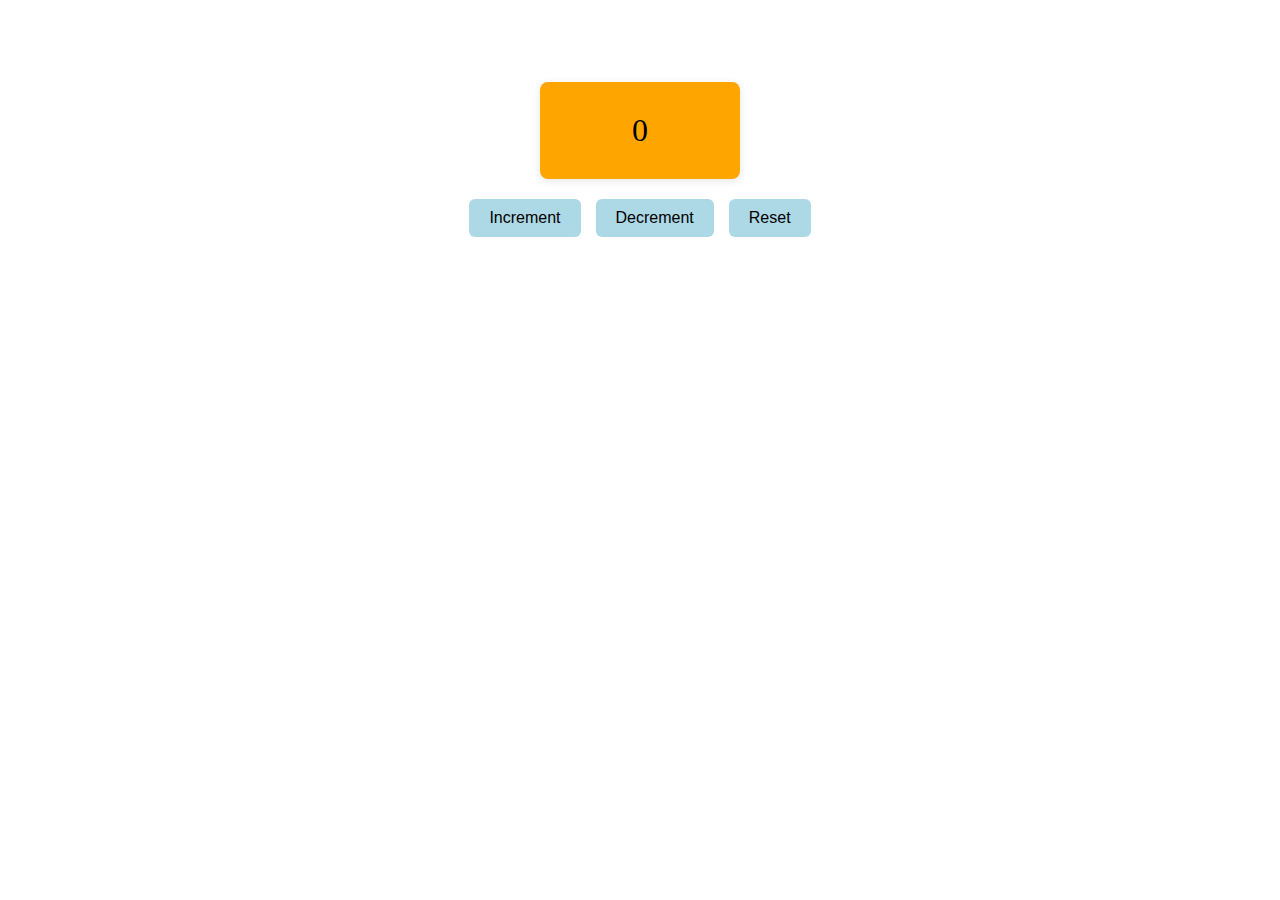
<file: CounterApp/index.html>
<!DOCTYPE html>
<html lang="en">
  <head>
    <meta charset="UTF-8" />
    <meta name="viewport" content="width=device-width, initial-scale=1.0" />
    <title>Counter App</title>
    <script src="script.js" defer></script>
    <link rel="stylesheet" href="style.css" />
  </head>
  <body>
    <div class="counter-container">
      <p class="count">0</p>
      <div class="button-group">
        <button class="increment">Increment</button>
        <button class="decrement">Decrement</button>
        <button class="reset">Reset</button>
      </div>
    </div>
  </body>
</html>
</file>
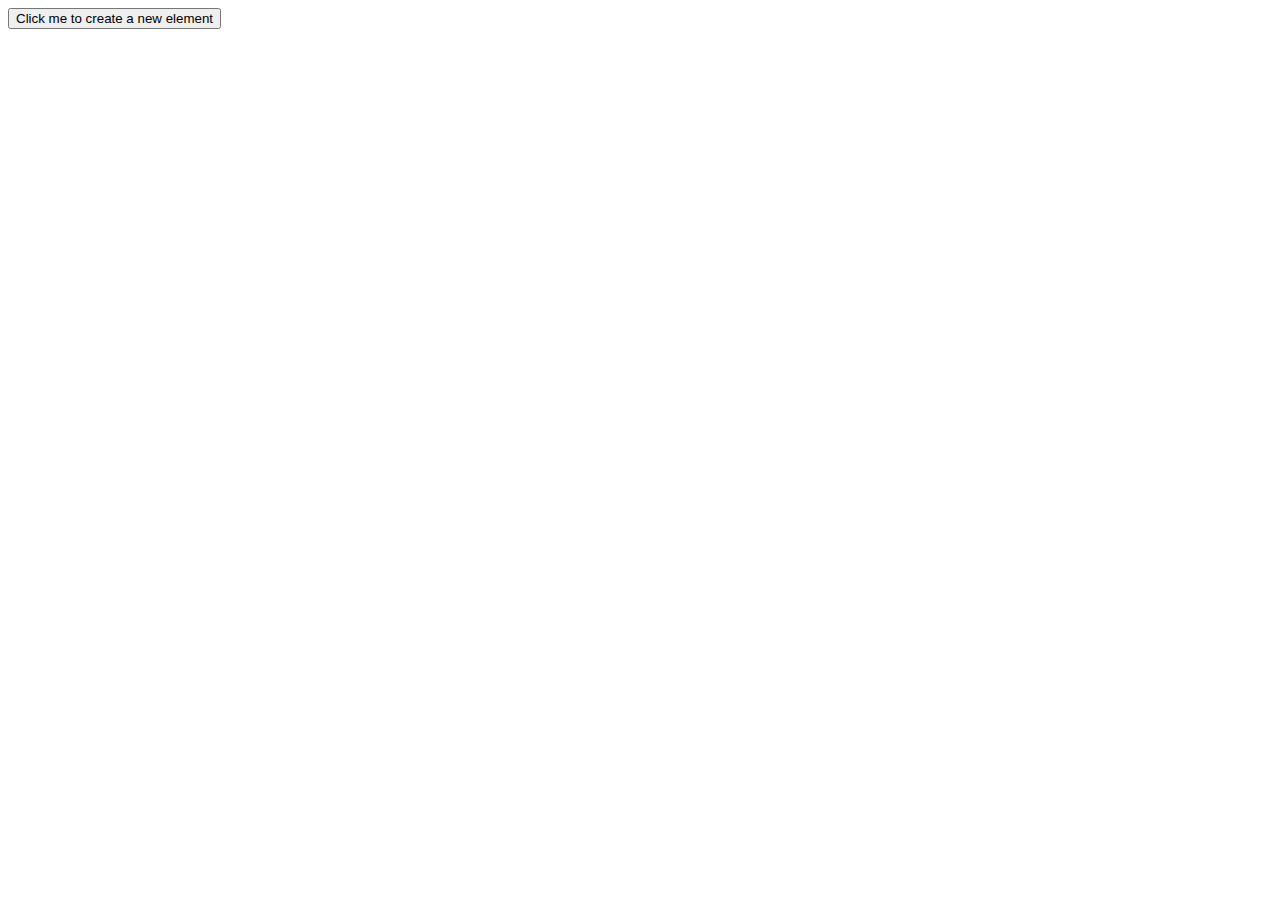
<file: CreateElement/index.html>
<!-- When the user clicks a button,
 create a new <div> element with a message
(e.g., “Hello from createElement!”) and add it to the page. -->

<!DOCTYPE html>
<html lang="en">
  <head>
    <meta charset="UTF-8" />
    <meta name="viewport" content="width=device-width, initial-scale=1.0" />
    <title>Document</title>
    <script src="script.js" defer></script>
  </head>
  <body>
    <button class="btn1">Click me to create a new element</button>
  </body>
</html>
</file>
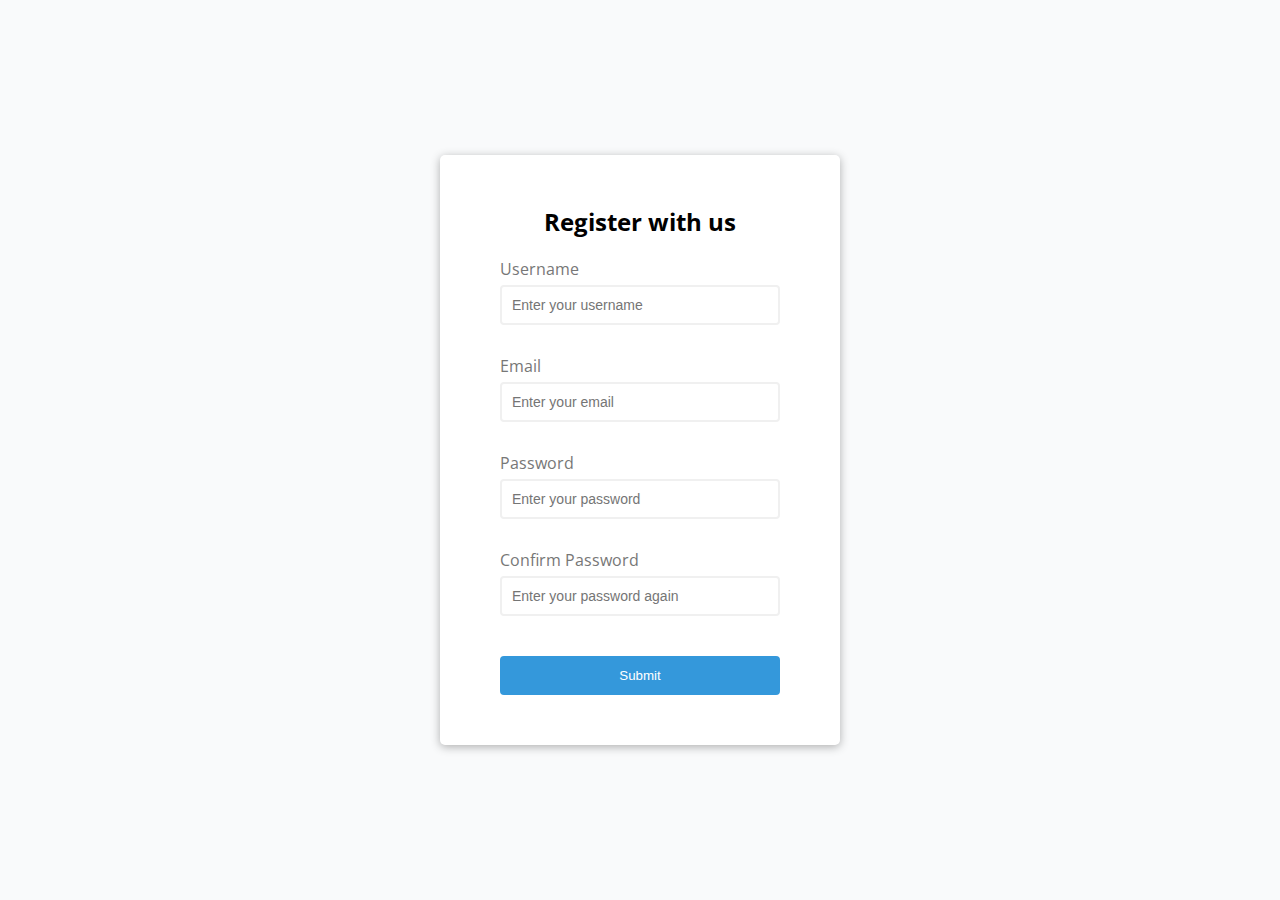
<file: FormValidator/index.html>
<!DOCTYPE html>
<html lang="en">
<head>
    <meta charset="UTF-8">
    <meta name="viewport" content="width=device-width, initial-scale=1.0">
    <link rel="stylesheet" href="style.css">
    <title>Form Validator</title>
</head>
<body>
    <div class="container">
        <form id="form" class="form">
        <h2>Register with us</h2>
        <div class="form-control">
            <label for="username">Username</label>
            <input type="text" id="username" placeholder="Enter your username">
            <small>Error message</small>
        </div>
        <div class="form-control">
            <label for="email">Email</label>
            <input type="text" id="email" placeholder="Enter your email">
            <small>Error message</small>
        </div>
        <div class="form-control">
            <label for="password">Password</label>
            <input type="password" id="password" placeholder="Enter your password">
            <small>Error message</small>
        </div>
        <div class="form-control">
            <label for="password2">Confirm Password</label>
            <input type="password" id="password2" placeholder="Enter your password again">
            <small>Error message</small>
        </div>
        <button>Submit</button>
        </form>
    </div>
    <script src="script.js"></script>
</body>
</html>
</file>
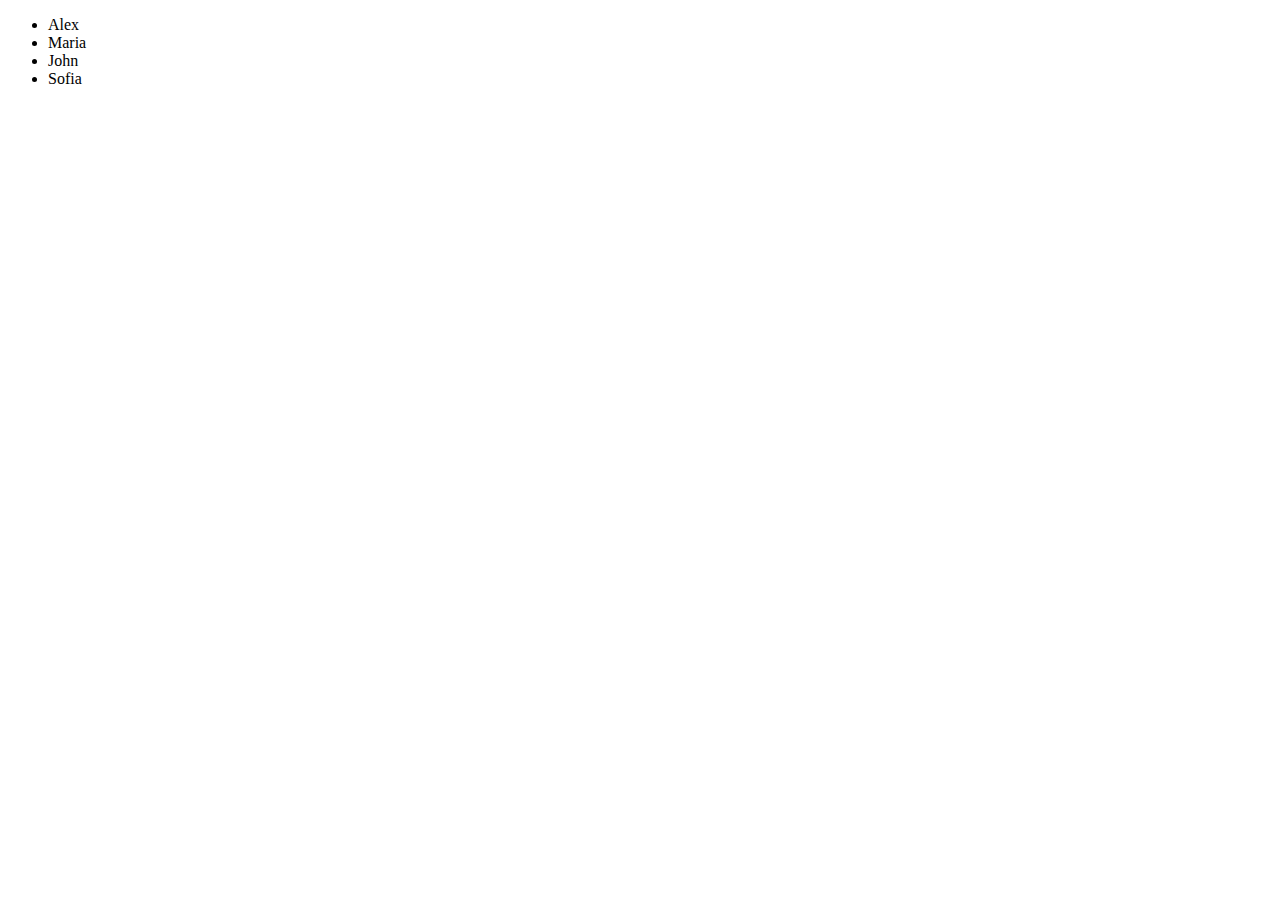
<file: RenderfromArray/index.html>
<!DOCTYPE html>
<html lang="en">
  <head>
    <meta charset="UTF-8" />
    <meta name="viewport" content="width=device-width, initial-scale=1.0" />
    <title>Document</title>
    <script src="script.js" defer></script>
  </head>
  <body>
    <ul class="namelist"></ul>
  </body>
</html>
</file>
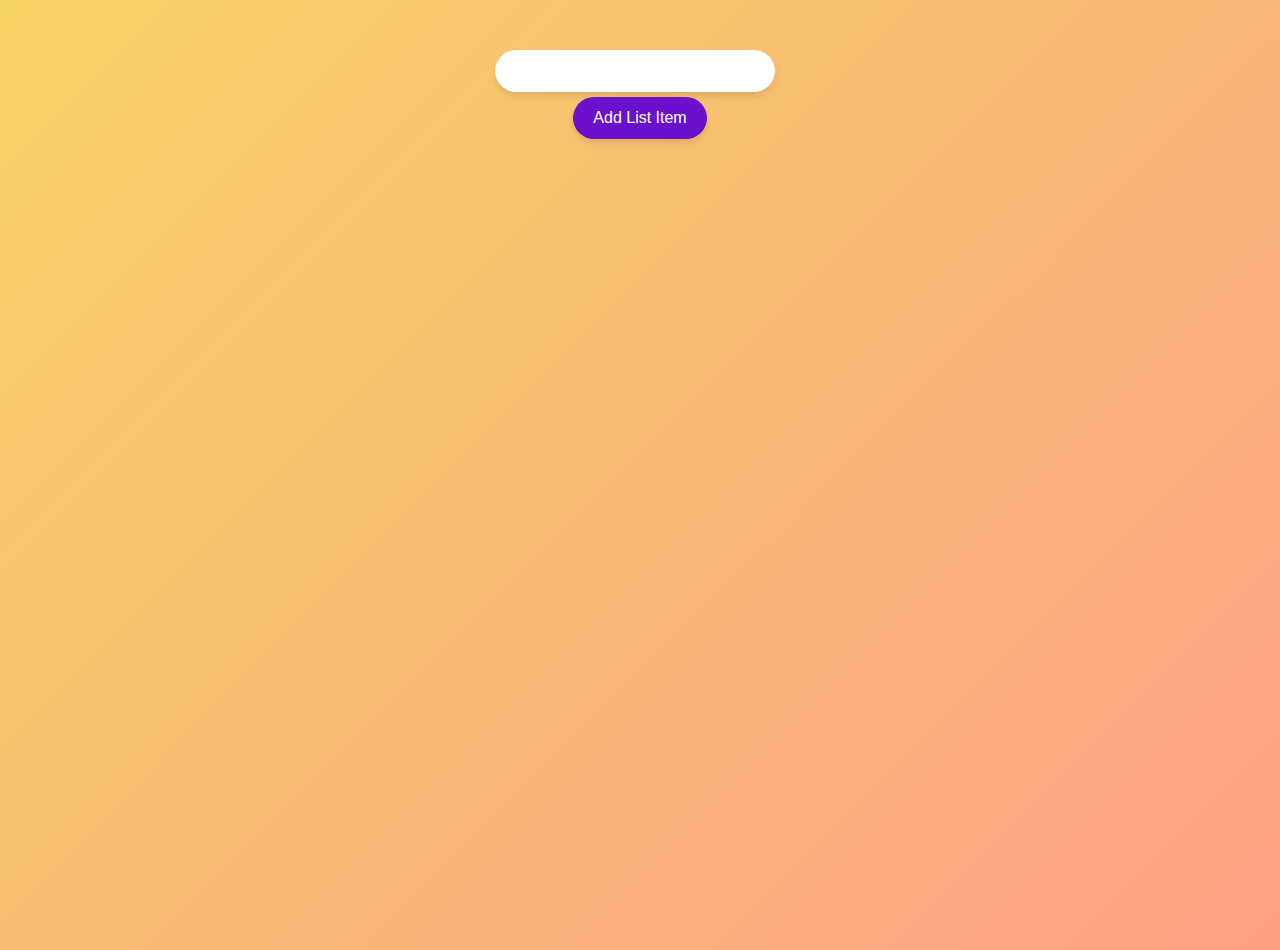
<file: ToDoList/index.html>
<!DOCTYPE html>
<html lang="en">
  <head>
    <script src="script.js" defer></script>
    <link rel="stylesheet" href="style.css" />
    <meta charset="UTF-8" />
    <meta name="viewport" content="width=device-width, initial-scale=1.0" />
    <title>Document</title>
  </head>
  <body>
    <input type="text" class="input" />
    <button class="button">Add List Item</button>
    <ul class="ul"></ul>
  </body>
</html>
</file>
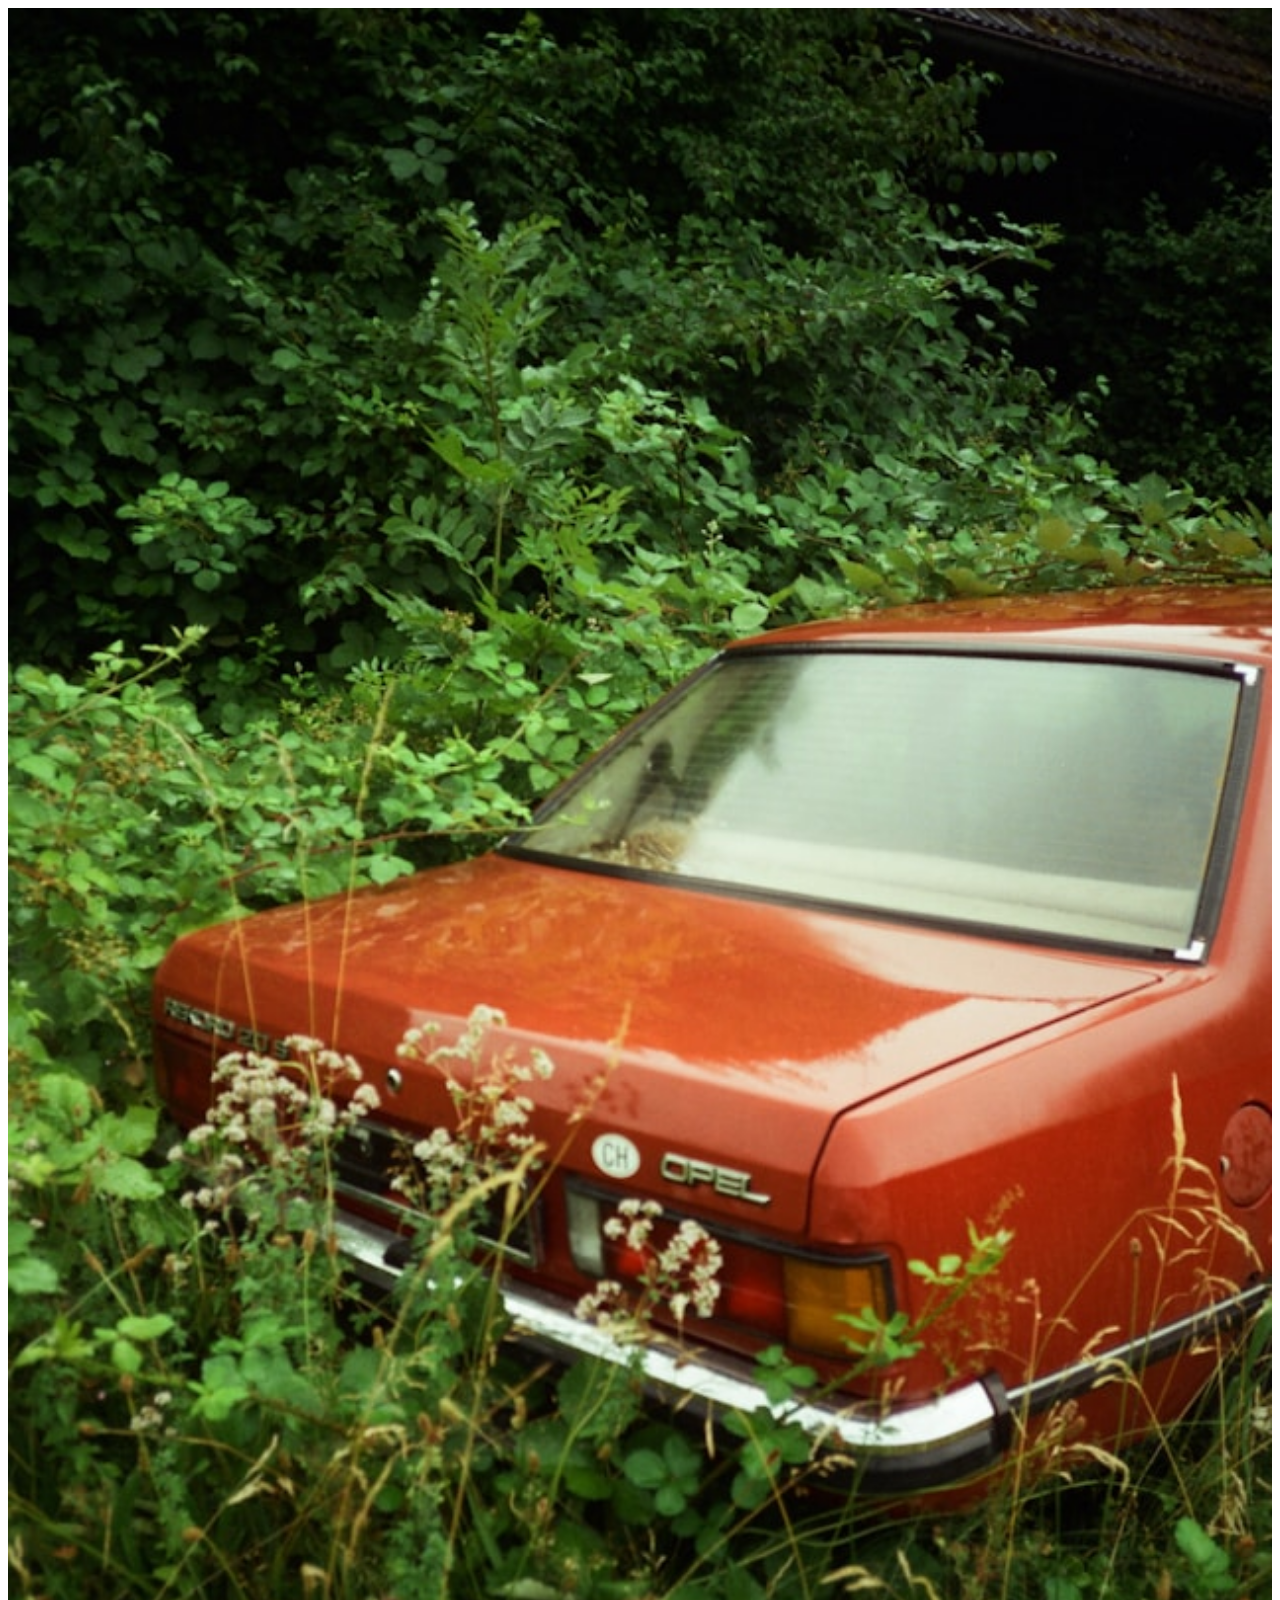
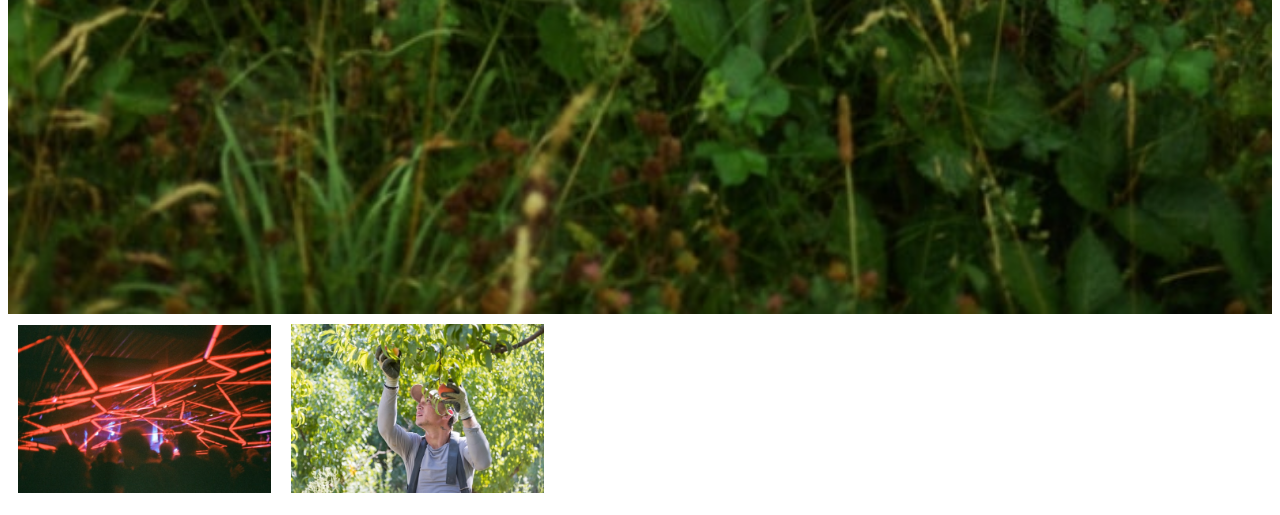
<file: Toggle/index.html>
<!-- 4. Image Gallery
    Display a main image and 3-4 thumbnail images below it. When you click a thumbnail, it should replace the main image. -->

<!DOCTYPE html>
<html lang="en">
  <head>
    <meta charset="UTF-8" />
    <meta name="viewport" content="width=device-width, initial-scale=1.0" />
    <title>Image Gallery</title>
    <script src="script.js" defer></script>
    <link rel="stylesheet" href="style.css" />
  </head>
  <body>
    <div class="img-container"></div>
  </body>
</html>
</file>
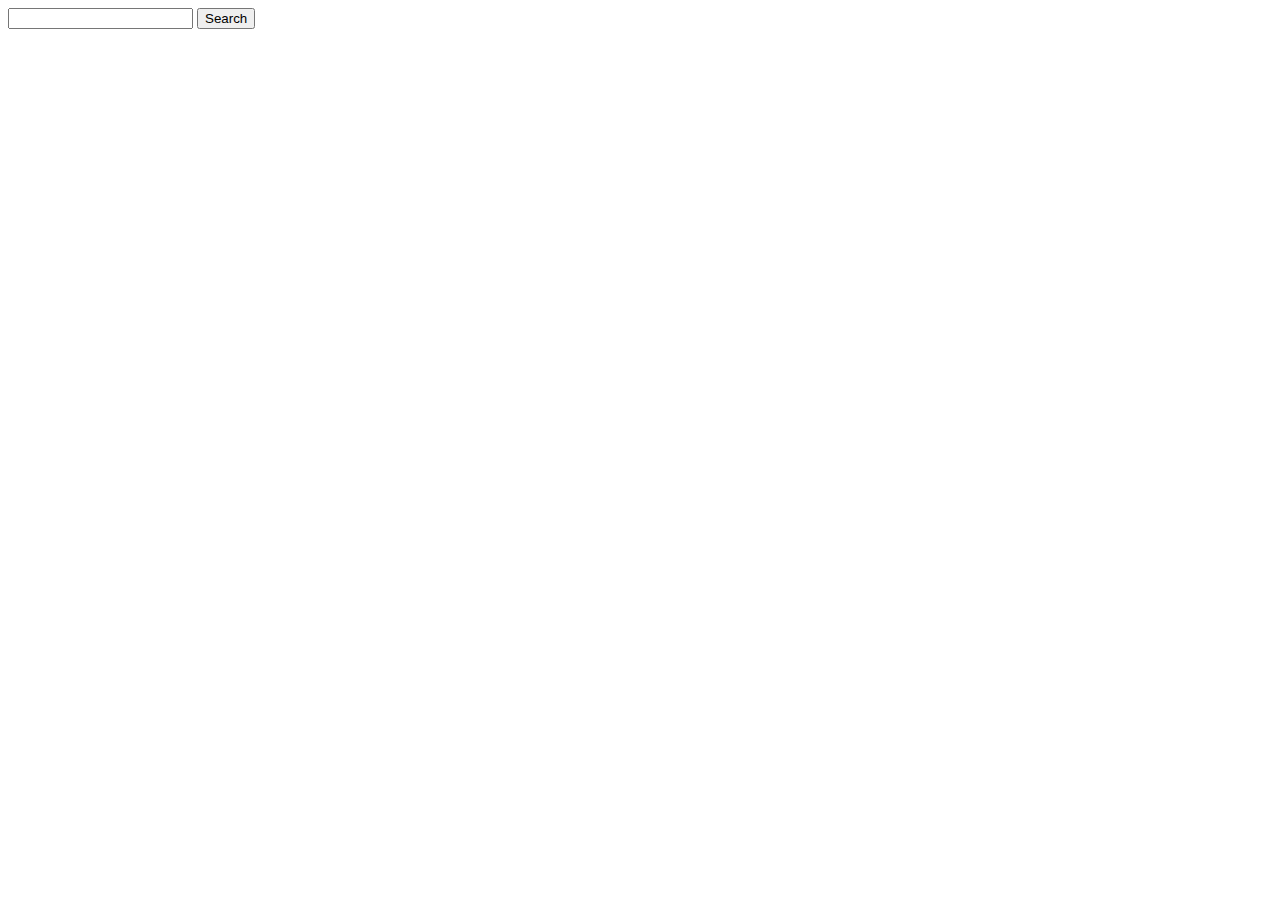
<file: fetchApi/Pokémon/index.html>
<!DOCTYPE html>
<html lang="en">
  <head>
    <meta charset="UTF-8" />
    <meta name="viewport" content="width=device-width, initial-scale=1.0" />
    <title>Document</title>
    <script src="script.js" defer></script>
  </head>
  <body>
    <input class="input" type="text" />
    <button class="button">Search</button>
    <ul class="ulList"></ul>
  </body>
</html>
</file>
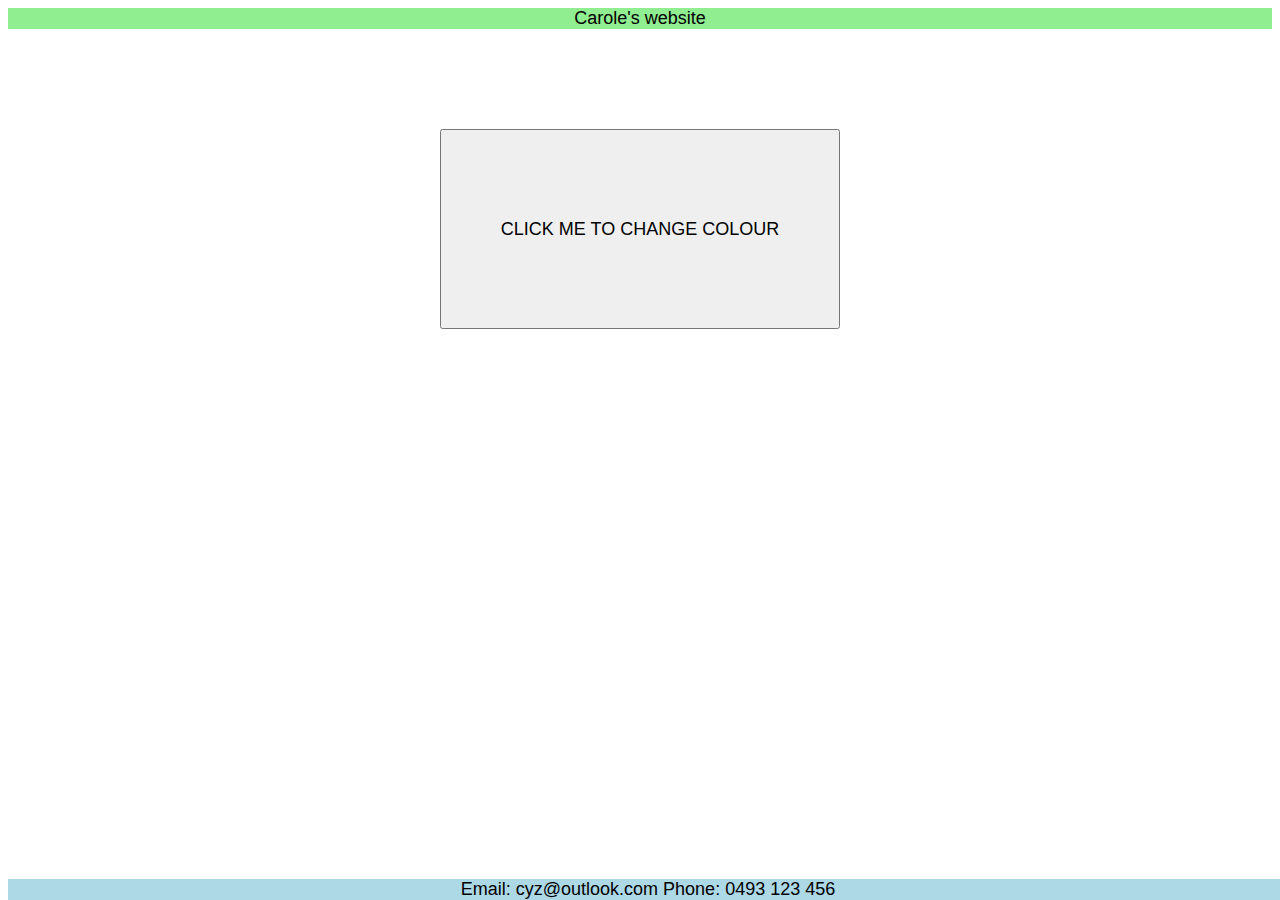
<file: page.html>
<!DOCTYPE html>
<html lang="en">
  <head>
    <meta charset="UTF-8" />
    <meta name="viewport" content="width=device-width, initial-scale=1.0" />
    <title>Document</title>
  </head>
  <body>
    <div>
    <header>Carole's website</header>
    </div>
    <div>
      <button class = btn1>CLICK ME TO CHANGE COLOUR</button>
      <div>
        <!-- <button>CLICK ME</button>
      </div>
      <button>CLICK ME</button> -->
    </div>
    <footer>Email: cyz@outlook.com Phone: 0493 123 456</footer>
    <link rel="stylesheet" href="page.css" />
    <script src="page.js" defer></script>
  </body>
</html>
</file>
<file: CounterApp/style.css>
.button-container {
  background-color: lightblue;
  font-size: 20px;
  padding: 50px;
  text-align: center;
  height: 20px;
  width: 300px;
  margin: 20px;
  display: flex;
  justify-content: center;$
}

.counter-container {
  display: flex;
  flex-direction: column;
  align-items: center;
  margin-top: 50px;
}

.count {
  background-color: orange;
  font-size: 2rem;
  padding: 30px 0;
  text-align: center;
  width: 200px;
  margin-bottom: 20px;
  border-radius: 8px;
  box-shadow: 0 2px 8px rgba(0,0,0,0.1);
}

.button-group {
  display: flex;
  gap: 15px;
}

.button-group button {
  background-color: lightblue;
  font-size: 1rem;
  padding: 10px 20px;
  border: none;
  border-radius: 6px;
  cursor: pointer;
  transition: background 0.2s;
}
</file>
<file: FormValidator/style.css>
@import url('https://fonts.googleapis.com/css2?family=Open+Sans:ital,wght@0,300..800;1,300..800&display=swap');

:root {
    --success-color: #2ecc71;
    --error-color: #e74c3c;
}

* {
    box-sizing: border-box;
}


body {
    font-family: 'Open Sans', sans-serif;
    background-color: #f9fafb;
    display: flex;
    align-items: center;
    justify-content: center;
    min-height: 100vh;
    margin: 0;
}

.container {
    background-color: #fff;
    padding: 20px;
    border-radius: 5px;
    box-shadow: 0 2px 10px rgba(0, 0, 0, 0.3);
    width: 400px;
}

h2 {
    text-align: center;
    margin: 0 0 20px;
}

.form {
    padding: 30px 40px;
}

.form-control {
    margin-bottom: 10px;
    padding-bottom: 20px;
    position: relative
}

.form-control label {
    display: block;
    color: #777;
    margin-bottom: 5px;
}

.form-control input {
    width: 100%;
    padding: 10px;
    border: 2px solid #f0f0f0;
    border-radius: 4px;
    display: block;
    font-size: 14px;
}

.form-control input:focus {
    border-color: #777;
    outline: 0;
}

.form-control.error input{
    border-color: var(--error-color);
}
.form-control.success input {
    border-color: var(--success-color);
}

.form-control small {
  color: var(--error-color);
  position: absolute;
  bottom: 0;
  left: 0;
  visibility: hidden;
}

.form-control.error small {
  visibility: visible;
}
.form-control.success small {
  visibility: hidden;
}
.form-control.success small {
  visibility: visible;
}

button {
    cursor: pointer;
    background-color: #3498db;
    border: 2px solid #3498db;
    border-radius: 4px;
    color: #fff;
    display: block;
    padding: 10px;
    margin-top: 20px;
    width: 100%;
}
</file>
<file: ToDoList/style.css>
/* General body styling */
body {
  font-family: "Segoe UI", sans-serif;
  background: linear-gradient(135deg, #f6d365, #fda085);
  display: flex;
  flex-direction: column;
  align-items: center;
  justify-content: flex-start;
  min-height: 100vh;
  padding-top: 50px;
  margin: 0;
}

/* Input field styling */
.input {
  padding: 12px 15px;
  font-size: 16px;
  border: none;
  border-radius: 25px;
  outline: none;
  width: 250px;
  box-shadow: 0 4px 6px rgba(0, 0, 0, 0.1);
  margin-right: 10px;
}

/* Button styling */
.button {
  padding: 12px 20px;
  font-size: 16px;
  border: none;
  border-radius: 25px;
  background-color: #6a11cb;
  color: #fff;
  cursor: pointer;
  box-shadow: 0 4px 6px rgba(0, 0, 0, 0.1);
  margin-top: 5px;
}

/* UL styling */
.ul {
  list-style: none;
  padding: 0;
  margin-top: 30px;
  width: 300px;
}

/* LI styling */
.ul li {
  background-color: #fff;
  padding: 12px 15px;
  border-radius: 15px;
  margin-bottom: 15px;
  display: flex;
  justify-content: space-between;
  align-items: center;
  box-shadow: 0 4px 6px rgba(0, 0, 0, 0.1);
}

/* Span for text */
.ul li span {
  flex: 1;
  margin-right: 10px;
}

/* Delete button styling */
.ul li button {
  background-color: #ff4b5c;
  border: none;
  color: white;
  padding: 6px 12px;
  border-radius: 12px;
  cursor: pointer;
}
</file>
<file: Toggle/style.css>
.img-container .mainImage {
  width: 100%;
  height: 100%;
  border: none;
  display: block;
}

.img-container .thumbnail {
  width: 20%;
  height: 20%;
  margin: 10px 10px;
  cursor: pointer;
}
</file>
<file: page.css>
* {
  font-family: "Segoe UI", Tahoma, Geneva, Verdana, sans-serif;
  font-size: large;
}

header {
  background-color: lightgreen;
}

footer {
  bottom: 0%;
  position: fixed;
  background-color: lightblue;
  width: 100%;
}

.btn1 {
  width: 400px;
  height: 200px;
  margin: 100px;
}

div {
  text-align: center;
}
</file>
